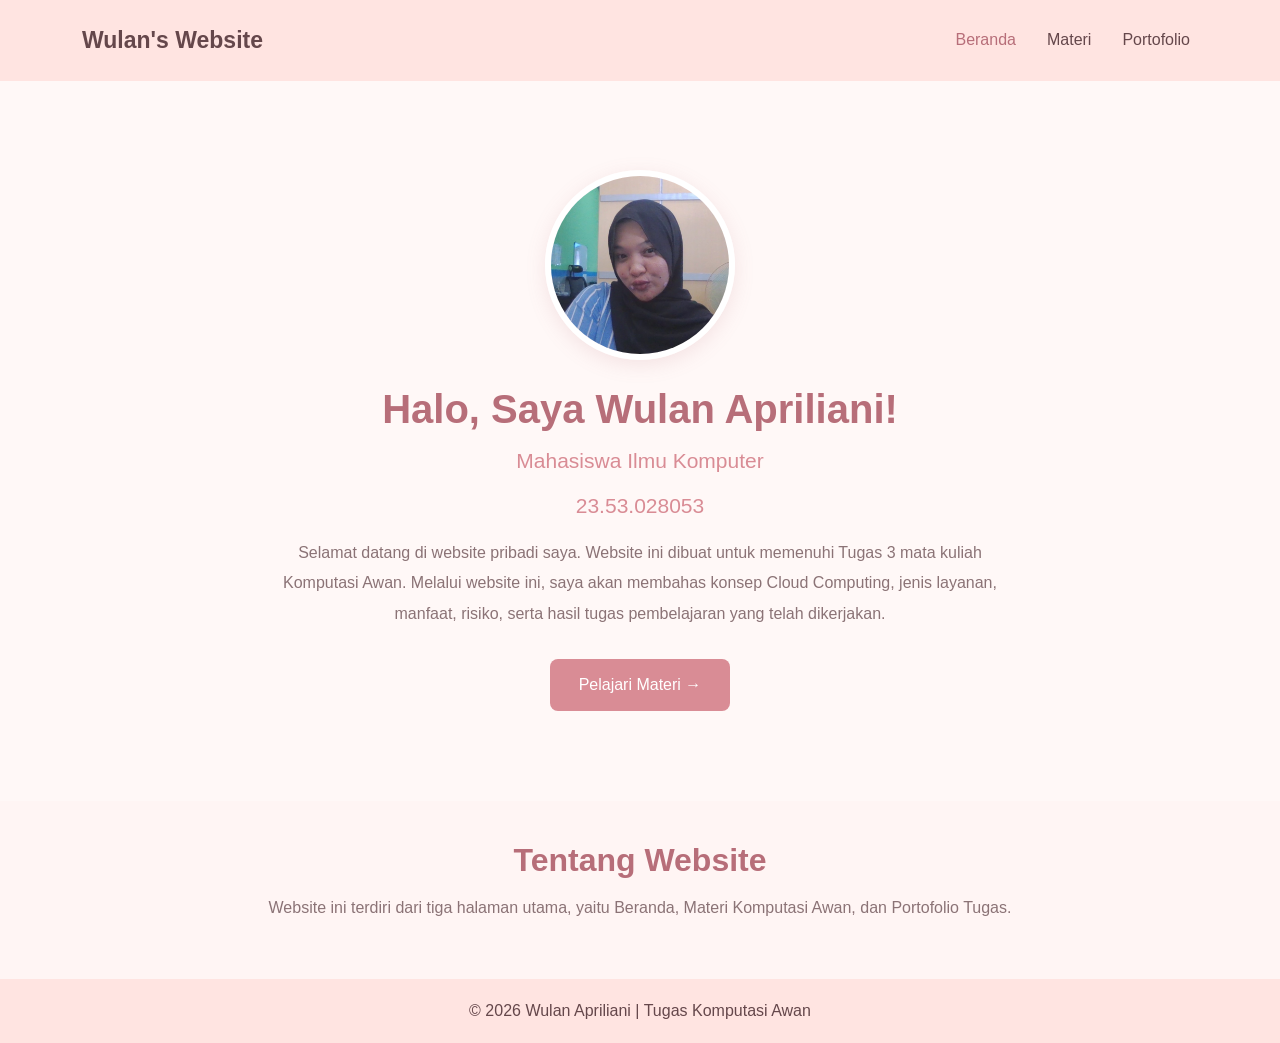
<file: index.html>
<!doctype html>
<html lang="id">
  <head>
    <meta charset="UTF-8" />
    <meta
      name="viewport"
      content="width=device-width, initial-scale=1.0"
    />

    <title>Beranda | Wulan Apriliani</title>

    <!-- Bootstrap 5 -->
    <link
      href="https://cdn.jsdelivr.net/npm/bootstrap@5.3.3/dist/css/bootstrap.min.css"
      rel="stylesheet"
    />

    <!-- CSS -->
    <link
      rel="stylesheet"
      href="asset/CSS/style.css"
    />
  </head>

  <body>
    <!-- NAVBAR -->
    <nav class="navbar navbar-expand-lg navbar-dark navbar-custom">
      <div class="container">
        <a
          class="navbar-brand fw-bold"
          href="index.html"
        >
          Wulan's Website
        </a>

        <button
          class="navbar-toggler"
          type="button"
          data-bs-toggle="collapse"
          data-bs-target="#navbarMenu"
        >
          <span class="navbar-toggler-icon"></span>
        </button>

        <div
          class="collapse navbar-collapse"
          id="navbarMenu"
        >
          <ul class="navbar-nav ms-auto">
            <li class="nav-item">
              <a
                class="nav-link active"
                href="index.html"
                >Beranda</a
              >
            </li>

            <li class="nav-item">
              <a
                class="nav-link"
                href="materi.html"
                >Materi</a
              >
            </li>

            <li class="nav-item">
              <a
                class="nav-link"
                href="portofolio.html"
                >Portofolio</a
              >
            </li>
          </ul>
        </div>
      </div>
    </nav>

    <!-- BERANDA -->
    <section class="hero">
      <div class="container text-center">
        <img
          src="asset/image/wulan.jpg"
          alt="Foto Wulan Apriliani"
          class="foto-profil"
        />

        <h1>Halo, Saya Wulan Apriliani!</h1>

        <h3>Mahasiswa Ilmu Komputer</h3>
        <h3>23.53.028053</h3>

        <p class="deskripsi">
          Selamat datang di website pribadi saya. Website ini dibuat untuk memenuhi Tugas 3 mata kuliah Komputasi Awan. Melalui website ini, saya akan membahas konsep Cloud Computing, jenis layanan, manfaat, risiko, serta hasil tugas
          pembelajaran yang telah dikerjakan.
        </p>

        <a
          href="materi.html"
          class="btn btn-primary-custom"
        >
          Pelajari Materi →
        </a>
      </div>
    </section>

    <!-- TENTANG WEBSITE -->
    <section class="info">
      <div class="container text-center">
        <h2>Tentang Website</h2>

        <p>Website ini terdiri dari tiga halaman utama, yaitu Beranda, Materi Komputasi Awan, dan Portofolio Tugas.</p>
      </div>
    </section>

    <!-- FOOTER -->
    <footer>
      <div class="container">
        <p class="mb-0">© 2026 Wulan Apriliani | Tugas Komputasi Awan</p>
      </div>
    </footer>

    <!-- Bootstrap JavaScript -->
    <script src="https://cdn.jsdelivr.net/npm/bootstrap@5.3.3/dist/js/bootstrap.bundle.min.js"></script>
  </body>
</html>
</file>
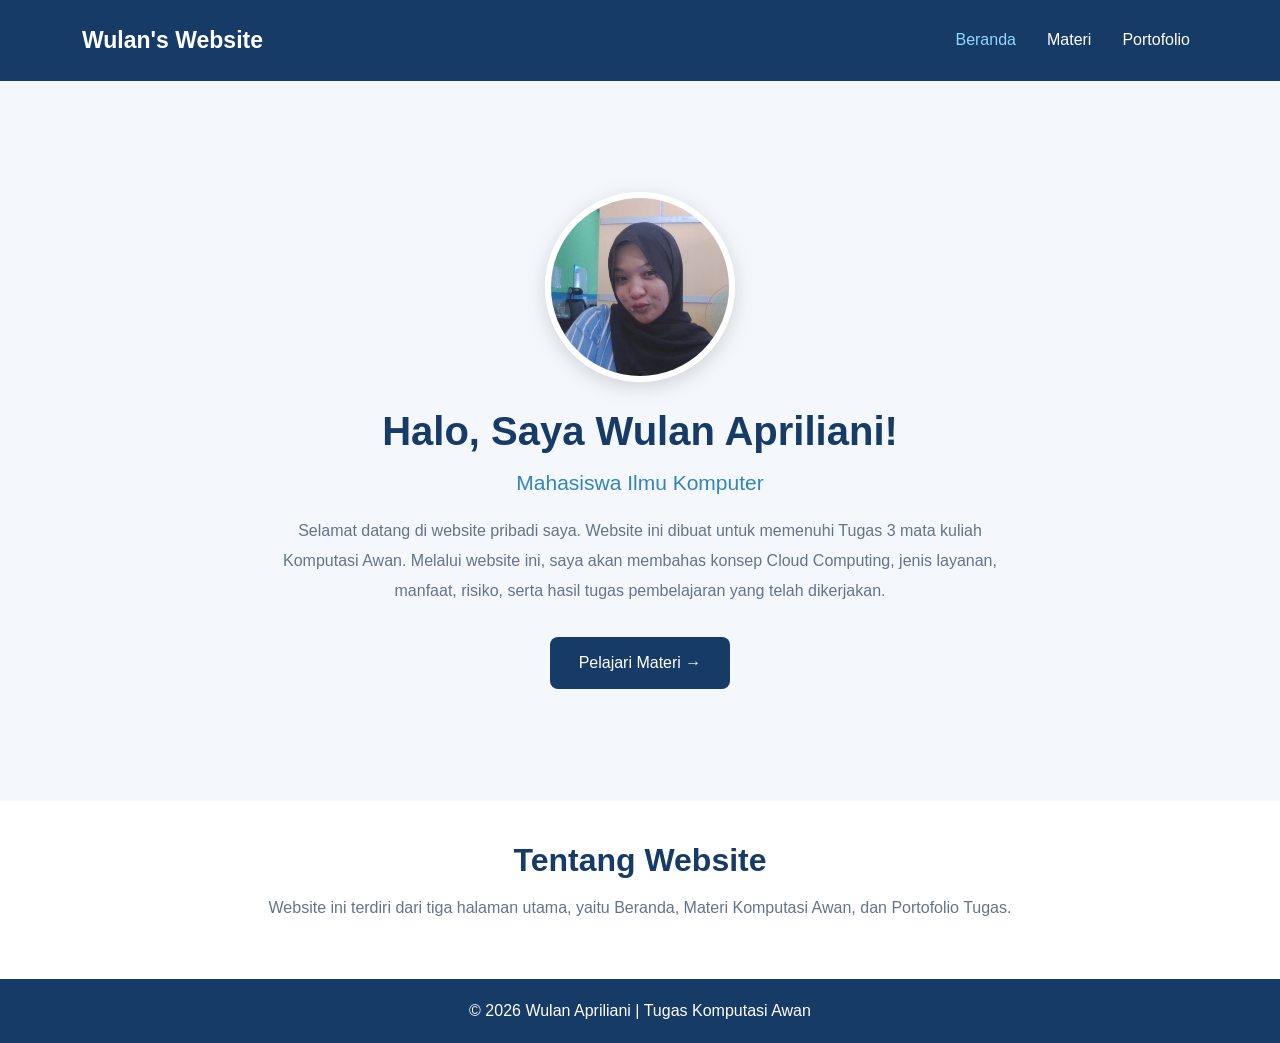
<file: tugas3_2353028053_Wulan_Apriliani/index.html>
<!doctype html>
<html lang="id">
  <head>
    <meta charset="UTF-8" />
    <meta
      name="viewport"
      content="width=device-width, initial-scale=1.0"
    />

    <title>Beranda | Wulan Apriliani</title>

    <!-- Bootstrap 5 -->
    <link
      href="https://cdn.jsdelivr.net/npm/bootstrap@5.3.3/dist/css/bootstrap.min.css"
      rel="stylesheet"
    />

    <!-- CSS -->
    <link
      rel="stylesheet"
      href="asset/CSS/style.css"
    />
  </head>

  <body>
    <!-- NAVBAR -->
    <nav class="navbar navbar-expand-lg navbar-dark navbar-custom">
      <div class="container">
        <a
          class="navbar-brand fw-bold"
          href="index.html"
        >
          Wulan's Website
        </a>

        <button
          class="navbar-toggler"
          type="button"
          data-bs-toggle="collapse"
          data-bs-target="#navbarMenu"
        >
          <span class="navbar-toggler-icon"></span>
        </button>

        <div
          class="collapse navbar-collapse"
          id="navbarMenu"
        >
          <ul class="navbar-nav ms-auto">
            <li class="nav-item">
              <a
                class="nav-link active"
                href="index.html"
                >Beranda</a
              >
            </li>

            <li class="nav-item">
              <a
                class="nav-link"
                href="materi.html"
                >Materi</a
              >
            </li>

            <li class="nav-item">
              <a
                class="nav-link"
                href="portofolio.html"
                >Portofolio</a
              >
            </li>
          </ul>
        </div>
      </div>
    </nav>

    <!-- BERANDA -->
    <section class="hero">
      <div class="container text-center">
        <img
          src="asset/image/wulan.jpg"
          alt="Foto Wulan Apriliani"
          class="foto-profil"
        />

        <h1>Halo, Saya Wulan Apriliani!</h1>

        <h3>Mahasiswa Ilmu Komputer</h3>

        <p class="deskripsi">
          Selamat datang di website pribadi saya. Website ini dibuat untuk memenuhi Tugas 3 mata kuliah Komputasi Awan. Melalui website ini, saya akan membahas konsep Cloud Computing, jenis layanan, manfaat, risiko, serta hasil tugas
          pembelajaran yang telah dikerjakan.
        </p>

        <a
          href="materi.html"
          class="btn btn-primary-custom"
        >
          Pelajari Materi →
        </a>
      </div>
    </section>

    <!-- TENTANG WEBSITE -->
    <section class="info">
      <div class="container text-center">
        <h2>Tentang Website</h2>

        <p>Website ini terdiri dari tiga halaman utama, yaitu Beranda, Materi Komputasi Awan, dan Portofolio Tugas.</p>
      </div>
    </section>

    <!-- FOOTER -->
    <footer>
      <div class="container">
        <p class="mb-0">© 2026 Wulan Apriliani | Tugas Komputasi Awan</p>
      </div>
    </footer>

    <!-- Bootstrap JavaScript -->
    <script src="https://cdn.jsdelivr.net/npm/bootstrap@5.3.3/dist/js/bootstrap.bundle.min.js"></script>
  </body>
</html>
</file>
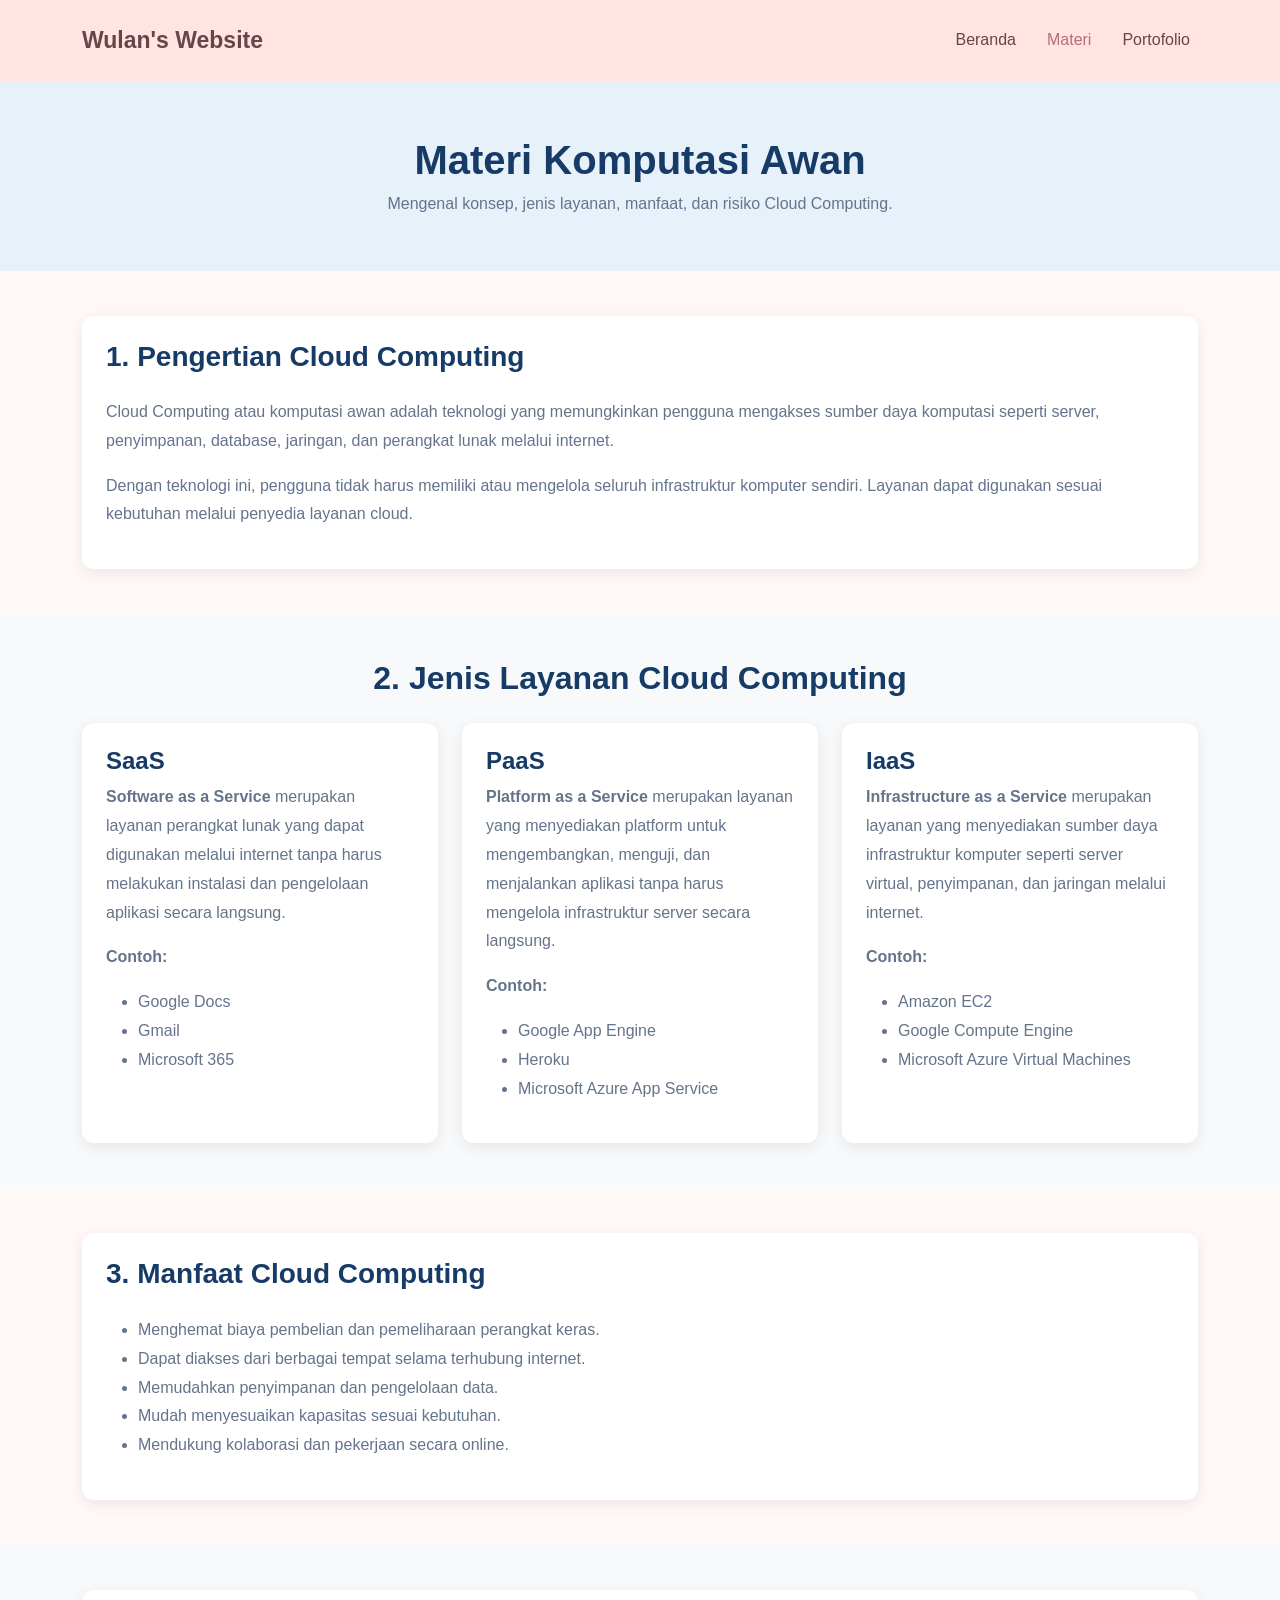
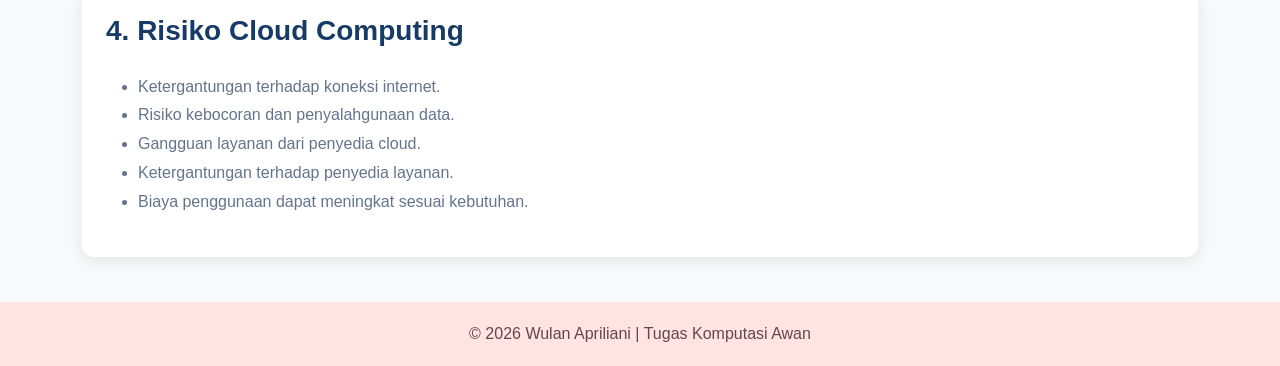
<file: materi.html>
<!doctype html>
<html lang="id">
  <head>
    <meta charset="UTF-8" />
    <meta
      name="viewport"
      content="width=device-width, initial-scale=1.0"
    />

    <title>Materi Komputasi Awan | Wulan Apriliani</title>

    <!-- Bootstrap 5 -->
    <link
      href="https://cdn.jsdelivr.net/npm/bootstrap@5.3.3/dist/css/bootstrap.min.css"
      rel="stylesheet"
    />

    <!-- CSS -->
    <link
      rel="stylesheet"
      href="asset/CSS/style.css"
    />

    <style>
      .materi-header {
        background: #e7f1fa;
        padding: 55px 20px;
        text-align: center;
      }

      .materi-header h1 {
        color: #173b67;
        font-weight: bold;
      }

      .materi-header p {
        color: #64748b;
      }

      .materi-section {
        padding: 45px 0;
      }

      .materi-card {
        border: none;
        border-radius: 12px;
        box-shadow: 0 4px 15px rgba(0, 0, 0, 0.08);
        height: 100%;
      }

      .materi-card h4 {
        color: #173b67;
        font-weight: bold;
      }

      .materi-card p,
      .materi-card li {
        color: #64748b;
        line-height: 1.8;
      }

      .materi-title {
        color: #173b67;
        font-weight: bold;
        margin-bottom: 25px;
      }
    </style>
  </head>

  <body>
    <!-- NAVBAR -->
    <nav class="navbar navbar-expand-lg navbar-dark navbar-custom">
      <div class="container">
        <a
          class="navbar-brand fw-bold"
          href="index.html"
        >
          Wulan's Website
        </a>

        <button
          class="navbar-toggler"
          type="button"
          data-bs-toggle="collapse"
          data-bs-target="#navbarMenu"
        >
          <span class="navbar-toggler-icon"></span>
        </button>

        <div
          class="collapse navbar-collapse"
          id="navbarMenu"
        >
          <ul class="navbar-nav ms-auto">
            <li class="nav-item">
              <a
                class="nav-link"
                href="index.html"
                >Beranda</a
              >
            </li>

            <li class="nav-item">
              <a
                class="nav-link active"
                href="materi.html"
                >Materi</a
              >
            </li>

            <li class="nav-item">
              <a
                class="nav-link"
                href="portofolio.html"
                >Portofolio</a
              >
            </li>
          </ul>
        </div>
      </div>
    </nav>

    <!-- HEADER MATERI -->
    <section class="materi-header">
      <div class="container">
        <h1>Materi Komputasi Awan</h1>
        <p class="mb-0">Mengenal konsep, jenis layanan, manfaat, dan risiko Cloud Computing.</p>
      </div>
    </section>

    <!-- PENGERTIAN -->
    <section class="materi-section">
      <div class="container">
        <div class="card materi-card p-4">
          <h3 class="materi-title">1. Pengertian Cloud Computing</h3>

          <p>Cloud Computing atau komputasi awan adalah teknologi yang memungkinkan pengguna mengakses sumber daya komputasi seperti server, penyimpanan, database, jaringan, dan perangkat lunak melalui internet.</p>

          <p>Dengan teknologi ini, pengguna tidak harus memiliki atau mengelola seluruh infrastruktur komputer sendiri. Layanan dapat digunakan sesuai kebutuhan melalui penyedia layanan cloud.</p>
        </div>
      </div>
    </section>

    <!-- JENIS LAYANAN -->
    <section class="materi-section bg-light">
      <div class="container">
        <h2 class="materi-title text-center">2. Jenis Layanan Cloud Computing</h2>

        <div class="row g-4">
          <div class="col-md-4">
            <div class="card materi-card p-4">
              <h4>SaaS</h4>
              <p>
                <strong>Software as a Service</strong>
                merupakan layanan perangkat lunak yang dapat digunakan melalui internet tanpa harus melakukan instalasi dan pengelolaan aplikasi secara langsung.
              </p>

              <p><strong>Contoh:</strong></p>
              <ul>
                <li>Google Docs</li>
                <li>Gmail</li>
                <li>Microsoft 365</li>
              </ul>
            </div>
          </div>

          <div class="col-md-4">
            <div class="card materi-card p-4">
              <h4>PaaS</h4>
              <p>
                <strong>Platform as a Service</strong>
                merupakan layanan yang menyediakan platform untuk mengembangkan, menguji, dan menjalankan aplikasi tanpa harus mengelola infrastruktur server secara langsung.
              </p>

              <p><strong>Contoh:</strong></p>
              <ul>
                <li>Google App Engine</li>
                <li>Heroku</li>
                <li>Microsoft Azure App Service</li>
              </ul>
            </div>
          </div>

          <div class="col-md-4">
            <div class="card materi-card p-4">
              <h4>IaaS</h4>
              <p>
                <strong>Infrastructure as a Service</strong>
                merupakan layanan yang menyediakan sumber daya infrastruktur komputer seperti server virtual, penyimpanan, dan jaringan melalui internet.
              </p>

              <p><strong>Contoh:</strong></p>
              <ul>
                <li>Amazon EC2</li>
                <li>Google Compute Engine</li>
                <li>Microsoft Azure Virtual Machines</li>
              </ul>
            </div>
          </div>
        </div>
      </div>
    </section>

    <!-- MANFAAT -->
    <section class="materi-section">
      <div class="container">
        <div class="card materi-card p-4">
          <h3 class="materi-title">3. Manfaat Cloud Computing</h3>

          <ul>
            <li>Menghemat biaya pembelian dan pemeliharaan perangkat keras.</li>
            <li>Dapat diakses dari berbagai tempat selama terhubung internet.</li>
            <li>Memudahkan penyimpanan dan pengelolaan data.</li>
            <li>Mudah menyesuaikan kapasitas sesuai kebutuhan.</li>
            <li>Mendukung kolaborasi dan pekerjaan secara online.</li>
          </ul>
        </div>
      </div>
    </section>

    <!-- RISIKO -->
    <section class="materi-section bg-light">
      <div class="container">
        <div class="card materi-card p-4">
          <h3 class="materi-title">4. Risiko Cloud Computing</h3>

          <ul>
            <li>Ketergantungan terhadap koneksi internet.</li>
            <li>Risiko kebocoran dan penyalahgunaan data.</li>
            <li>Gangguan layanan dari penyedia cloud.</li>
            <li>Ketergantungan terhadap penyedia layanan.</li>
            <li>Biaya penggunaan dapat meningkat sesuai kebutuhan.</li>
          </ul>
        </div>
      </div>
    </section>

    <!-- FOOTER -->
    <footer>
      <div class="container">
        <p class="mb-0">© 2026 Wulan Apriliani | Tugas Komputasi Awan</p>
      </div>
    </footer>

    <!-- Bootstrap JavaScript -->
    <script src="https://cdn.jsdelivr.net/npm/bootstrap@5.3.3/dist/js/bootstrap.bundle.min.js"></script>
  </body>
</html>
</file>
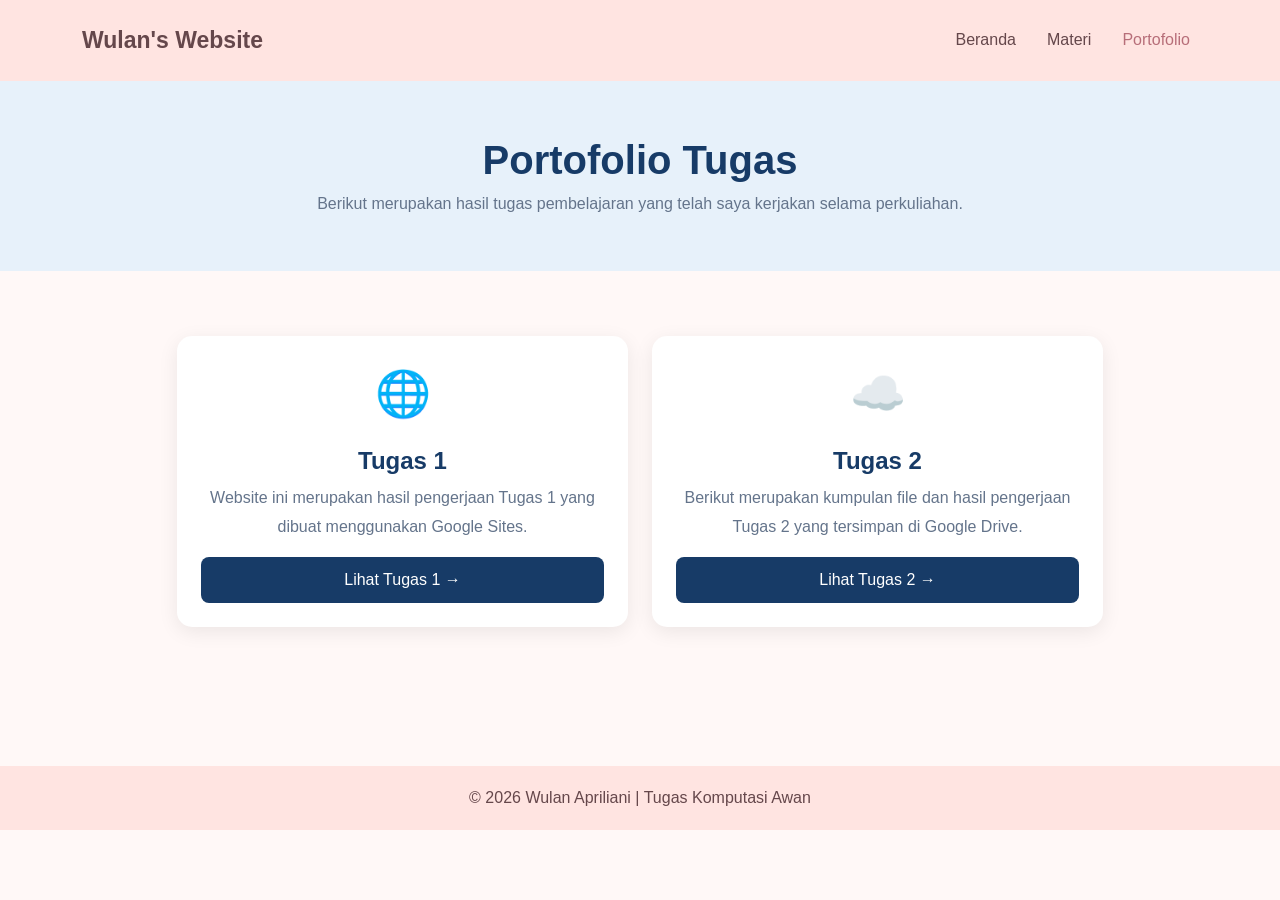
<file: portofolio.html>
<!doctype html>
<html lang="id">
  <head>
    <meta charset="UTF-8" />
    <meta
      name="viewport"
      content="width=device-width, initial-scale=1.0"
    />

    <title>Portofolio | Wulan Apriliani</title>

    <!-- Bootstrap 5 -->
    <link
      href="https://cdn.jsdelivr.net/npm/bootstrap@5.3.3/dist/css/bootstrap.min.css"
      rel="stylesheet"
    />

    <!-- CSS -->
    <link
      rel="stylesheet"
      href="asset/CSS/style.css"
    />

    <style>
      .portfolio-header {
        background: #e7f1fa;
        padding: 55px 20px;
        text-align: center;
      }

      .portfolio-header h1 {
        color: #173b67;
        font-weight: bold;
      }

      .portfolio-header p {
        color: #64748b;
      }

      .portfolio-section {
        padding: 65px 0;
        min-height: 55vh;
      }

      .portfolio-card {
        border: none;
        border-radius: 15px;
        box-shadow: 0 5px 20px rgba(0, 0, 0, 0.08);
        height: 100%;
        transition: 0.3s;
      }

      .portfolio-card:hover {
        transform: translateY(-7px);
      }

      .portfolio-icon {
        font-size: 45px;
        margin-bottom: 20px;
      }

      .portfolio-card h4 {
        color: #173b67;
        font-weight: bold;
      }

      .portfolio-card p {
        color: #64748b;
        line-height: 1.8;
      }

      .btn-portfolio {
        background: #173b67;
        color: white;
        padding: 11px 25px;
        border-radius: 8px;
        text-decoration: none;
        display: inline-block;
      }

      .btn-portfolio:hover {
        background: #3285b9;
        color: white;
      }
    </style>
  </head>

  <body>
    <!-- NAVBAR -->
    <nav class="navbar navbar-expand-lg navbar-dark navbar-custom">
      <div class="container">
        <a
          class="navbar-brand fw-bold"
          href="index.html"
        >
          Wulan's Website
        </a>

        <button
          class="navbar-toggler"
          type="button"
          data-bs-toggle="collapse"
          data-bs-target="#navbarMenu"
        >
          <span class="navbar-toggler-icon"></span>
        </button>

        <div
          class="collapse navbar-collapse"
          id="navbarMenu"
        >
          <ul class="navbar-nav ms-auto">
            <li class="nav-item">
              <a
                class="nav-link"
                href="index.html"
                >Beranda</a
              >
            </li>

            <li class="nav-item">
              <a
                class="nav-link"
                href="materi.html"
                >Materi</a
              >
            </li>

            <li class="nav-item">
              <a
                class="nav-link active"
                href="portofolio.html"
                >Portofolio</a
              >
            </li>
          </ul>
        </div>
      </div>
    </nav>

    <!-- HEADER -->
    <section class="portfolio-header">
      <div class="container">
        <h1>Portofolio Tugas</h1>

        <p class="mb-0">Berikut merupakan hasil tugas pembelajaran yang telah saya kerjakan selama perkuliahan.</p>
      </div>
    </section>

    <!-- DAFTAR TUGAS -->
    <section class="portfolio-section">
      <div class="container">
        <div class="row g-4 justify-content-center">
          <!-- TUGAS 1 -->
          <div class="col-md-6 col-lg-5">
            <div class="card portfolio-card p-4 text-center">
              <div class="portfolio-icon">🌐</div>

              <h4>Tugas 1</h4>

              <p>Website ini merupakan hasil pengerjaan Tugas 1 yang dibuat menggunakan Google Sites.</p>

              <a
                href="https://sites.google.com/view/wulan-apriliani-website"
                target="_blank"
                rel="noopener noreferrer"
                class="btn-portfolio"
              >
                Lihat Tugas 1 →
              </a>
            </div>
          </div>

          <!-- TUGAS 2 -->
          <div class="col-md-6 col-lg-5">
            <div class="card portfolio-card p-4 text-center">
              <div class="portfolio-icon">☁️</div>

              <h4>Tugas 2</h4>

              <p>Berikut merupakan kumpulan file dan hasil pengerjaan Tugas 2 yang tersimpan di Google Drive.</p>

              <a
                href="https://drive.google.com/drive/folders/11fH0Hn6mzyN1NGn84gP5XLDoH3Jg_QB4"
                rel="noopener noreferrer"
                class="btn-portfolio"
              >
                Lihat Tugas 2 →
              </a>
            </div>
          </div>
        </div>
      </div>
    </section>

    <!-- FOOTER -->
    <footer>
      <div class="container">
        <p class="mb-0">© 2026 Wulan Apriliani | Tugas Komputasi Awan</p>
      </div>
    </footer>

    <!-- Bootstrap JavaScript -->
    <script src="https://cdn.jsdelivr.net/npm/bootstrap@5.3.3/dist/js/bootstrap.bundle.min.js"></script>
  </body>
</html>
</file>
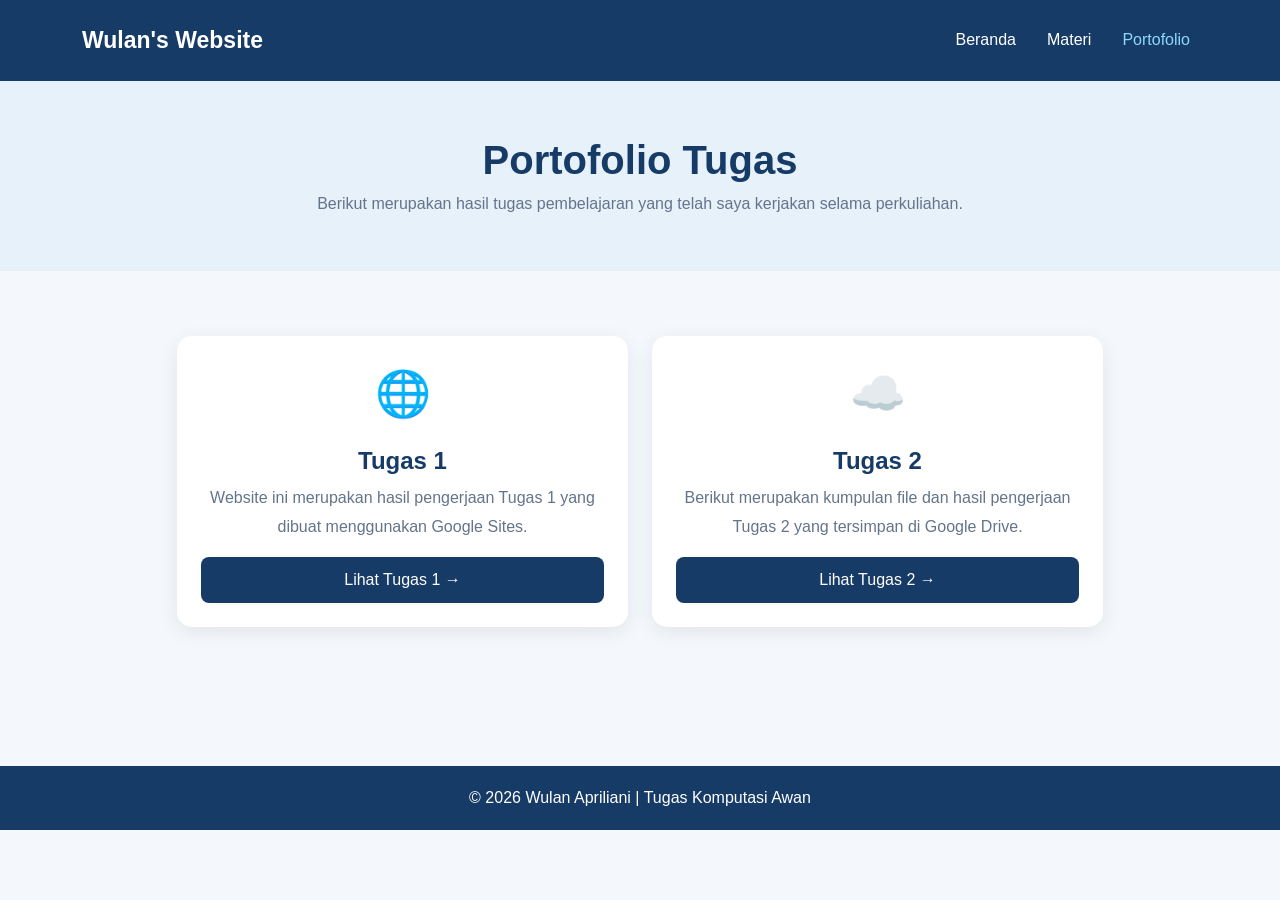
<file: tugas3_2353028053_Wulan_Apriliani/portofolio.html>
<!doctype html>
<html lang="id">
  <head>
    <meta charset="UTF-8" />
    <meta
      name="viewport"
      content="width=device-width, initial-scale=1.0"
    />

    <title>Portofolio | Wulan Apriliani</title>

    <!-- Bootstrap 5 -->
    <link
      href="https://cdn.jsdelivr.net/npm/bootstrap@5.3.3/dist/css/bootstrap.min.css"
      rel="stylesheet"
    />

    <!-- CSS -->
    <link
      rel="stylesheet"
      href="asset/CSS/style.css"
    />

    <style>
      .portfolio-header {
        background: #e7f1fa;
        padding: 55px 20px;
        text-align: center;
      }

      .portfolio-header h1 {
        color: #173b67;
        font-weight: bold;
      }

      .portfolio-header p {
        color: #64748b;
      }

      .portfolio-section {
        padding: 65px 0;
        min-height: 55vh;
      }

      .portfolio-card {
        border: none;
        border-radius: 15px;
        box-shadow: 0 5px 20px rgba(0, 0, 0, 0.08);
        height: 100%;
        transition: 0.3s;
      }

      .portfolio-card:hover {
        transform: translateY(-7px);
      }

      .portfolio-icon {
        font-size: 45px;
        margin-bottom: 20px;
      }

      .portfolio-card h4 {
        color: #173b67;
        font-weight: bold;
      }

      .portfolio-card p {
        color: #64748b;
        line-height: 1.8;
      }

      .btn-portfolio {
        background: #173b67;
        color: white;
        padding: 11px 25px;
        border-radius: 8px;
        text-decoration: none;
        display: inline-block;
      }

      .btn-portfolio:hover {
        background: #3285b9;
        color: white;
      }
    </style>
  </head>

  <body>
    <!-- NAVBAR -->
    <nav class="navbar navbar-expand-lg navbar-dark navbar-custom">
      <div class="container">
        <a
          class="navbar-brand fw-bold"
          href="index.html"
        >
          Wulan's Website
        </a>

        <button
          class="navbar-toggler"
          type="button"
          data-bs-toggle="collapse"
          data-bs-target="#navbarMenu"
        >
          <span class="navbar-toggler-icon"></span>
        </button>

        <div
          class="collapse navbar-collapse"
          id="navbarMenu"
        >
          <ul class="navbar-nav ms-auto">
            <li class="nav-item">
              <a
                class="nav-link"
                href="index.html"
                >Beranda</a
              >
            </li>

            <li class="nav-item">
              <a
                class="nav-link"
                href="materi.html"
                >Materi</a
              >
            </li>

            <li class="nav-item">
              <a
                class="nav-link active"
                href="portofolio.html"
                >Portofolio</a
              >
            </li>
          </ul>
        </div>
      </div>
    </nav>

    <!-- HEADER -->
    <section class="portfolio-header">
      <div class="container">
        <h1>Portofolio Tugas</h1>

        <p class="mb-0">Berikut merupakan hasil tugas pembelajaran yang telah saya kerjakan selama perkuliahan.</p>
      </div>
    </section>

    <!-- DAFTAR TUGAS -->
    <section class="portfolio-section">
      <div class="container">
        <div class="row g-4 justify-content-center">
          <!-- TUGAS 1 -->
          <div class="col-md-6 col-lg-5">
            <div class="card portfolio-card p-4 text-center">
              <div class="portfolio-icon">🌐</div>

              <h4>Tugas 1</h4>

              <p>Website ini merupakan hasil pengerjaan Tugas 1 yang dibuat menggunakan Google Sites.</p>

              <a
                href="https://sites.google.com/view/wulan-apriliani-website"
                target="_blank"
                rel="noopener noreferrer"
                class="btn-portfolio"
              >
                Lihat Tugas 1 →
              </a>
            </div>
          </div>

          <!-- TUGAS 2 -->
          <div class="col-md-6 col-lg-5">
            <div class="card portfolio-card p-4 text-center">
              <div class="portfolio-icon">☁️</div>

              <h4>Tugas 2</h4>

              <p>Berikut merupakan kumpulan file dan hasil pengerjaan Tugas 2 yang tersimpan di Google Drive.</p>

              <a
                href="https://drive.google.com/drive/folders/1OxBxuVkMqUqO-qMBQMqqB9_k0HNPfOC6"
                target="_blank"
                rel="noopener noreferrer"
                class="btn-portfolio"
              >
                Lihat Tugas 2 →
              </a>
            </div>
          </div>
        </div>
      </div>
    </section>

    <!-- FOOTER -->
    <footer>
      <div class="container">
        <p class="mb-0">© 2026 Wulan Apriliani | Tugas Komputasi Awan</p>
      </div>
    </footer>

    <!-- Bootstrap JavaScript -->
    <script src="https://cdn.jsdelivr.net/npm/bootstrap@5.3.3/dist/js/bootstrap.bundle.min.js"></script>
  </body>
</html>
</file>
<file: asset/CSS/style.css>
/* DASAR */
* {
  margin: 0;
  padding: 0;
  box-sizing: border-box;
  font-family: Arial, sans-serif;
}

body {
  background: #fff8f7;
  color: #65474b;
}

/* NAVBAR */
.navbar-custom {
  background: #ffe4e1;
  padding: 18px 0;
}

.navbar-custom .navbar-brand {
  color: #65474b;
  font-size: 23px;
}

.navbar-custom .nav-link {
  color: #65474b;
  margin-left: 15px;
  transition: 0.3s;
}

.navbar-custom .nav-link:hover,
.navbar-custom .nav-link.active {
  color: #b76e79;
}

/* HERO */
.hero {
  min-height: 80vh;
  display: flex;
  align-items: center;
  justify-content: center;
  padding: 60px 20px;
  text-align: center;
}

.foto-profil {
  width: 190px;
  height: 190px;
  object-fit: cover;
  border-radius: 50%;
  border: 6px solid white;
  box-shadow: 0 5px 20px rgba(183, 110, 121, 0.15);
  margin-bottom: 25px;
}

.hero h1 {
  color: #b76e79;
  font-size: 40px;
  font-weight: bold;
  margin-bottom: 15px;
}

.hero h3 {
  color: #d98c95;
  font-size: 21px;
  margin-bottom: 20px;
}

.deskripsi {
  max-width: 750px;
  margin: 0 auto 30px;
  line-height: 1.9;
  color: #8b7376;
  font-size: 16px;
}

/* TOMBOL */
.btn-primary-custom {
  background: #d98c95;
  color: white;
  padding: 13px 28px;
  border-radius: 8px;
  text-decoration: none;
  transition: 0.3s;
}

.btn-primary-custom:hover {
  background: #b76e79;
  color: white;
  transform: translateY(-3px);
}

/* INFORMASI */
.info {
  background: #fff5f4;
  padding: 40px 20px;
}

.info h2 {
  color: #b76e79;
  font-weight: bold;
  margin-bottom: 15px;
}

.info p {
  color: #8b7376;
  line-height: 1.8;
}

/* FOOTER */
footer {
  background: #ffe4e1;
  color: #65474b;
  text-align: center;
  padding: 20px;
}

/* RESPONSIVE */
@media (max-width: 600px) {
  .foto-profil {
    width: 155px;
    height: 155px;
  }

  .hero h1 {
    font-size: 30px;
  }

  .hero h3 {
    font-size: 18px;
  }

  .deskripsi {
    font-size: 14px;
  }
}
</file>
<file: tugas3_2353028053_Wulan_Apriliani/asset/CSS/style.css>
/* DASAR */
* {
  margin: 0;
  padding: 0;
  box-sizing: border-box;
  font-family: Arial, sans-serif;
}

body {
  background: #f4f7fb;
  color: #263248;
}

/* NAVBAR */
.navbar-custom {
  background: #173b67;
  padding: 18px 0;
}

.navbar-custom .navbar-brand {
  color: white;
  font-size: 23px;
}

.navbar-custom .nav-link {
  color: white;
  margin-left: 15px;
  transition: 0.3s;
}

.navbar-custom .nav-link:hover,
.navbar-custom .nav-link.active {
  color: #8dd8ff;
}

/* HERO */
.hero {
  min-height: 80vh;
  display: flex;
  align-items: center;
  justify-content: center;
  padding: 60px 20px;
  text-align: center;
}

.foto-profil {
  width: 190px;
  height: 190px;
  object-fit: cover;
  border-radius: 50%;
  border: 6px solid white;
  box-shadow: 0 5px 20px rgba(0, 0, 0, 0.15);
  margin-bottom: 25px;
}

.hero h1 {
  color: #173b67;
  font-size: 40px;
  font-weight: bold;
  margin-bottom: 15px;
}

.hero h3 {
  color: #3285b9;
  font-size: 21px;
  margin-bottom: 20px;
}

.deskripsi {
  max-width: 750px;
  margin: 0 auto 30px;
  line-height: 1.9;
  color: #64748b;
  font-size: 16px;
}

/* TOMBOL */
.btn-primary-custom {
  background: #173b67;
  color: white;
  padding: 13px 28px;
  border-radius: 8px;
  text-decoration: none;
  transition: 0.3s;
}

.btn-primary-custom:hover {
  background: #3285b9;
  color: white;
  transform: translateY(-3px);
}

/* INFORMASI */
.info {
  background: white;
  padding: 40px 20px;
}

.info h2 {
  color: #173b67;
  font-weight: bold;
  margin-bottom: 15px;
}

.info p {
  color: #64748b;
  line-height: 1.8;
}

/* FOOTER */
footer {
  background: #173b67;
  color: white;
  text-align: center;
  padding: 20px;
}

/* RESPONSIVE */
@media (max-width: 600px) {
  .foto-profil {
    width: 155px;
    height: 155px;
  }

  .hero h1 {
    font-size: 30px;
  }

  .hero h3 {
    font-size: 18px;
  }

  .deskripsi {
    font-size: 14px;
  }
}
</file>
